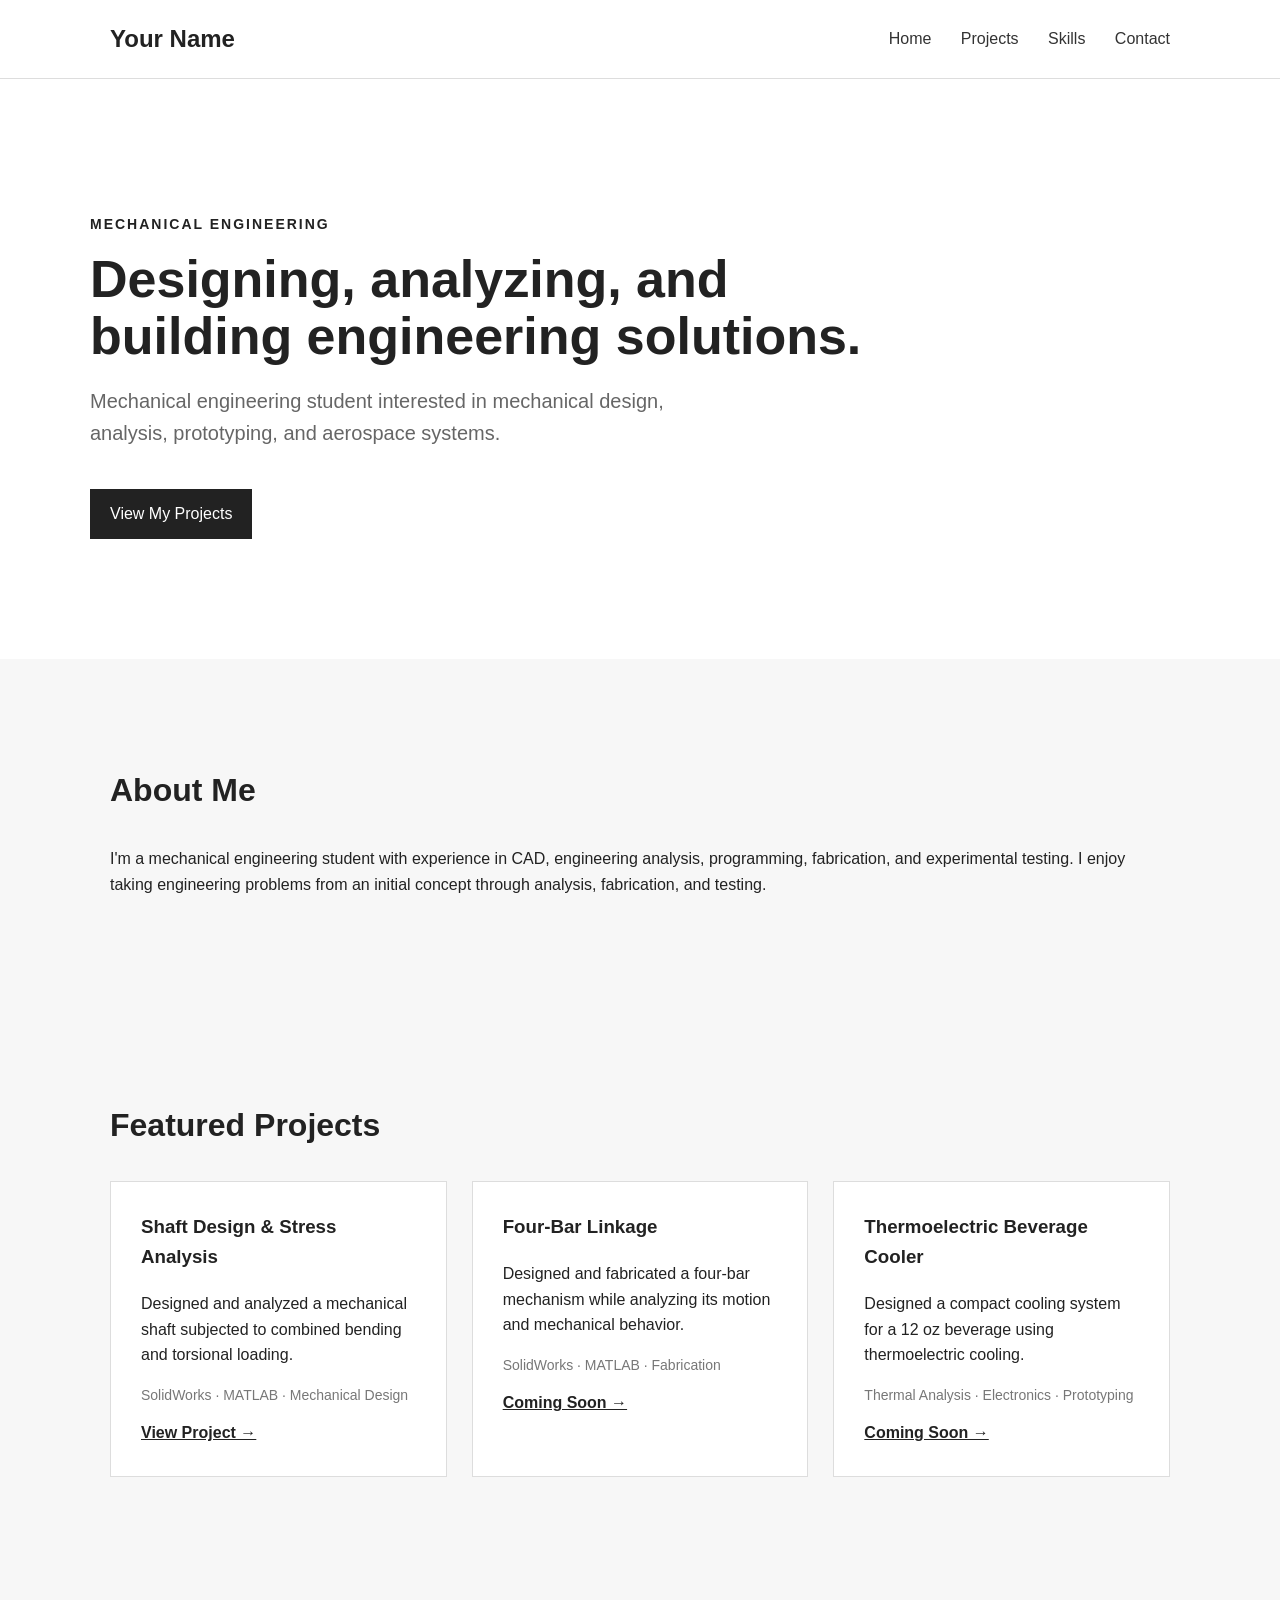
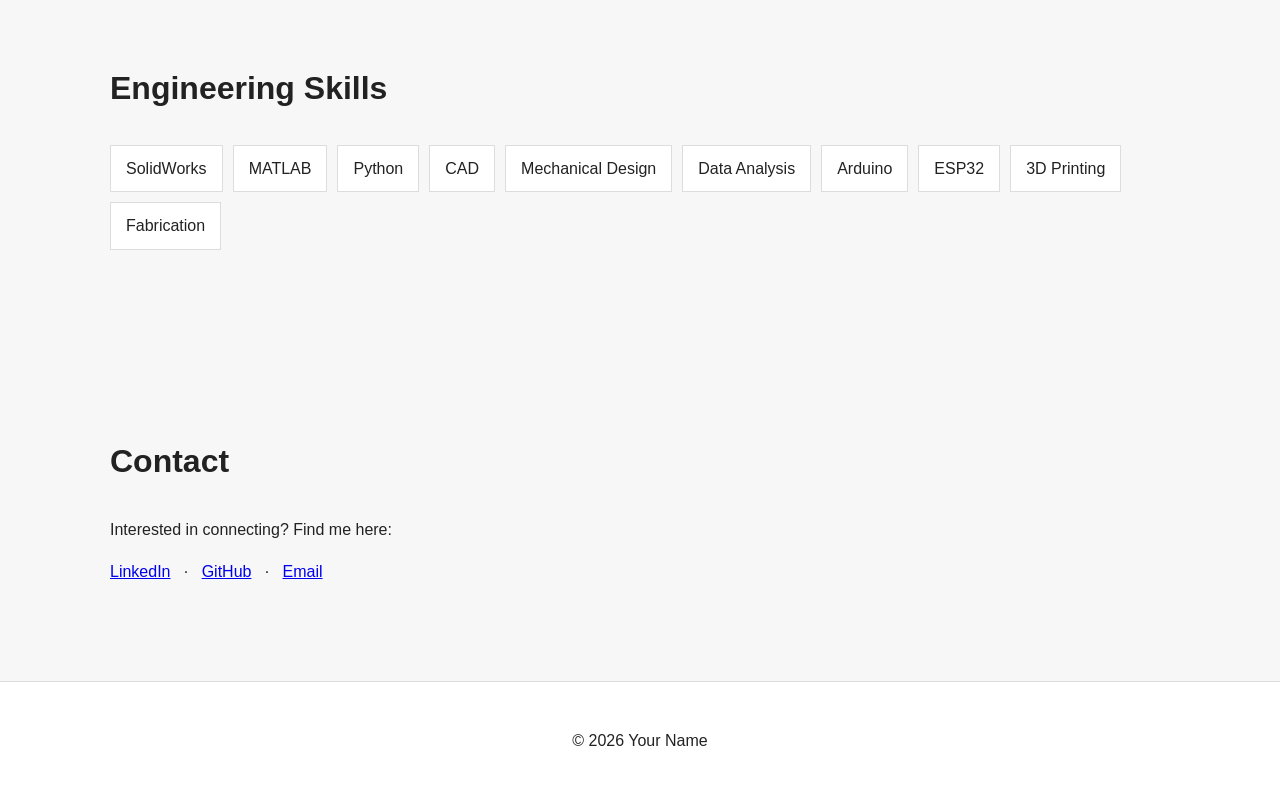
<file: index.html>
<!DOCTYPE html>
<html lang="en">
<head>
    <meta charset="UTF-8">
    <meta name="viewport" content="width=device-width, initial-scale=1.0">
    <title>Your Name | Mechanical Engineering Portfolio</title>
    <link rel="stylesheet" href="style.css">
</head>

<body>

<header>
    <nav>
        <h2>Your Name</h2>

        <div>
            <a href="index.html">Home</a>
            <a href="#projects">Projects</a>
            <a href="#skills">Skills</a>
            <a href="#contact">Contact</a>
        </div>
    </nav>
</header>


<main>

    <!-- HERO SECTION -->
    <section class="hero">

        <div>
            <p class="eyebrow">MECHANICAL ENGINEERING</p>

            <h1>Designing, analyzing, and building engineering solutions.</h1>

            <p class="intro">
                Mechanical engineering student interested in mechanical design,
                analysis, prototyping, and aerospace systems.
            </p>

            <a class="button" href="#projects">
                View My Projects
            </a>
        </div>

    </section>


    <!-- ABOUT -->
    <section class="section">

        <h2>About Me</h2>

        <p>
            I'm a mechanical engineering student with experience in CAD,
            engineering analysis, programming, fabrication, and experimental
            testing. I enjoy taking engineering problems from an initial
            concept through analysis, fabrication, and testing.
        </p>

    </section>


    <!-- PROJECTS -->
    <section class="section" id="projects">

        <h2>Featured Projects</h2>

        <div class="project-grid">

            <div class="project-card">

                <h3>Shaft Design & Stress Analysis</h3>

                <p>
                    Designed and analyzed a mechanical shaft subjected to
                    combined bending and torsional loading.
                </p>

                <p class="tools">
                    SolidWorks · MATLAB · Mechanical Design
                </p>

                <a href="project-shaft.html">
                    View Project →
                </a>

            </div>


            <div class="project-card">

                <h3>Four-Bar Linkage</h3>

                <p>
                    Designed and fabricated a four-bar mechanism while
                    analyzing its motion and mechanical behavior.
                </p>

                <p class="tools">
                    SolidWorks · MATLAB · Fabrication
                </p>

                <a href="#">
                    Coming Soon →
                </a>

            </div>


            <div class="project-card">

                <h3>Thermoelectric Beverage Cooler</h3>

                <p>
                    Designed a compact cooling system for a 12 oz beverage
                    using thermoelectric cooling.
                </p>

                <p class="tools">
                    Thermal Analysis · Electronics · Prototyping
                </p>

                <a href="#">
                    Coming Soon →
                </a>

            </div>

        </div>

    </section>


    <!-- SKILLS -->
    <section class="section" id="skills">

        <h2>Engineering Skills</h2>

        <div class="skills">

            <span>SolidWorks</span>
            <span>MATLAB</span>
            <span>Python</span>
            <span>CAD</span>
            <span>Mechanical Design</span>
            <span>Data Analysis</span>
            <span>Arduino</span>
            <span>ESP32</span>
            <span>3D Printing</span>
            <span>Fabrication</span>

        </div>

    </section>


    <!-- CONTACT -->
    <section class="section" id="contact">

        <h2>Contact</h2>

        <p>
            Interested in connecting? Find me here:
        </p>

        <p>
            <a href="YOUR-LINKEDIN-URL">LinkedIn</a>
            &nbsp; · &nbsp;
            <a href="YOUR-GITHUB-URL">GitHub</a>
            &nbsp; · &nbsp;
            <a href="mailto:YOUR-EMAIL">Email</a>
        </p>

    </section>

</main>


<footer>

    <p>© 2026 Your Name</p>

</footer>

</body>
</html>
</file>
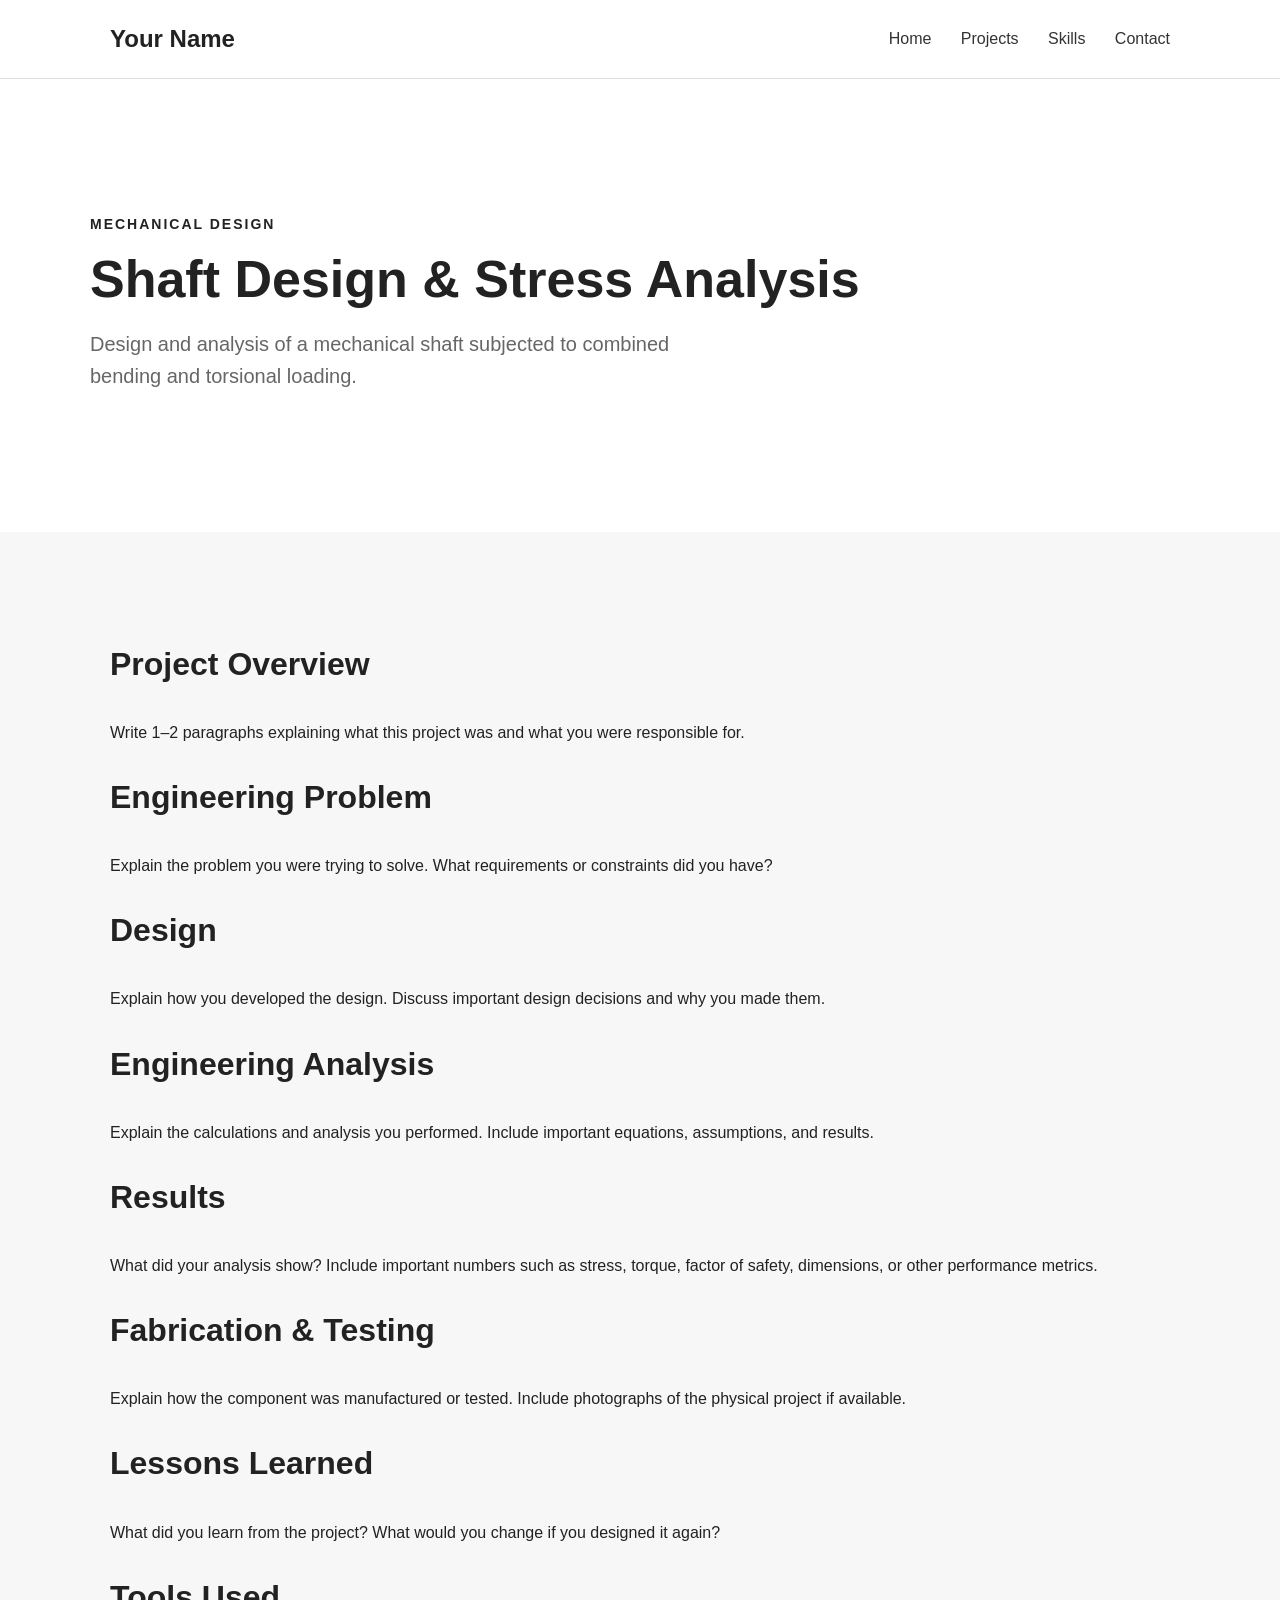
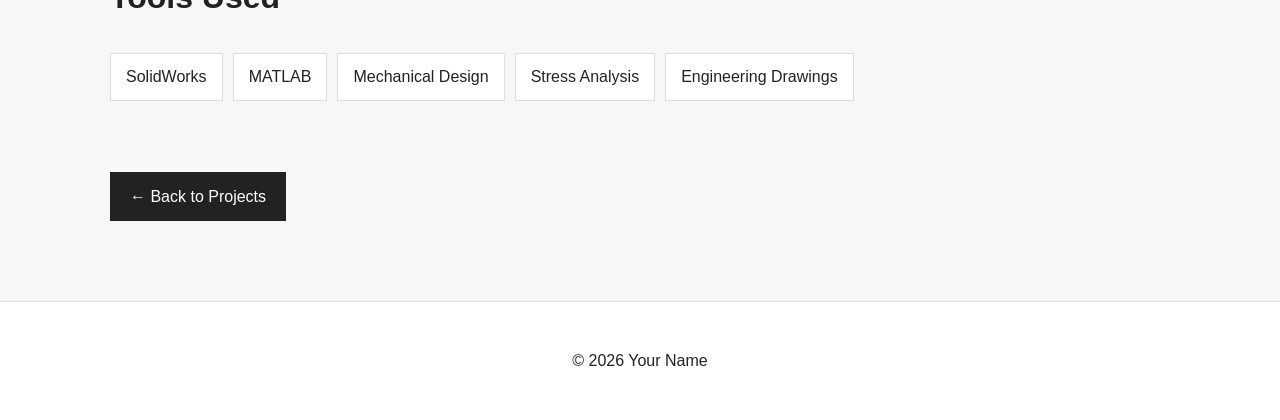
<file: project-shaft.html>
<!DOCTYPE html>
<html lang="en">

<head>

    <meta charset="UTF-8">
    <meta name="viewport" content="width=device-width, initial-scale=1.0">

    <title>Shaft Design | Your Name</title>

    <link rel="stylesheet" href="style.css">

</head>


<body>


<header>

    <nav>

        <h2>Your Name</h2>

        <div>

            <a href="index.html">Home</a>
            <a href="index.html#projects">Projects</a>
            <a href="index.html#skills">Skills</a>
            <a href="index.html#contact">Contact</a>

        </div>

    </nav>

</header>


<main>


<section class="hero">

    <div>

        <p class="eyebrow">
            MECHANICAL DESIGN
        </p>

        <h1>
            Shaft Design & Stress Analysis
        </h1>

        <p class="intro">
            Design and analysis of a mechanical shaft subjected to
            combined bending and torsional loading.
        </p>

    </div>

</section>


<section class="section">

    <h2>Project Overview</h2>

    <p>
        Write 1–2 paragraphs explaining what this project was and
        what you were responsible for.
    </p>


    <h2>Engineering Problem</h2>

    <p>
        Explain the problem you were trying to solve.
        What requirements or constraints did you have?
    </p>


    <h2>Design</h2>

    <p>
        Explain how you developed the design.
        Discuss important design decisions and why you made them.
    </p>

    <!-- Put your CAD image here later -->



    <h2>Engineering Analysis</h2>

    <p>
        Explain the calculations and analysis you performed.
        Include important equations, assumptions, and results.
    </p>


    <h2>Results</h2>

    <p>
        What did your analysis show?
        Include important numbers such as stress, torque,
        factor of safety, dimensions, or other performance metrics.
    </p>


    <h2>Fabrication & Testing</h2>

    <p>
        Explain how the component was manufactured or tested.
        Include photographs of the physical project if available.
    </p>


    <h2>Lessons Learned</h2>

    <p>
        What did you learn from the project?
        What would you change if you designed it again?
    </p>


    <h2>Tools Used</h2>

    <div class="skills">

        <span>SolidWorks</span>
        <span>MATLAB</span>
        <span>Mechanical Design</span>
        <span>Stress Analysis</span>
        <span>Engineering Drawings</span>

    </div>


    <br><br>

    <a class="button" href="index.html">
        ← Back to Projects
    </a>

</section>


</main>


<footer>

    <p>© 2026 Your Name</p>

</footer>


</body>

</html>
</file>
<file: style.css>
* {
    box-sizing: border-box;
}

body {
    margin: 0;
    font-family: Arial, Helvetica, sans-serif;
    color: #222;
    background: #f7f7f7;
    line-height: 1.6;
}

header {
    background: white;
    border-bottom: 1px solid #ddd;
}

nav {
    max-width: 1100px;
    margin: auto;
    padding: 20px;
    display: flex;
    justify-content: space-between;
    align-items: center;
}

nav h2 {
    margin: 0;
}

nav a {
    margin-left: 25px;
    text-decoration: none;
    color: #333;
}

nav a:hover {
    text-decoration: underline;
}

.hero {
    background: white;
    padding: 120px 20px;
}

.hero > div {
    max-width: 1100px;
    margin: auto;
}

.eyebrow {
    font-size: 14px;
    font-weight: bold;
    letter-spacing: 2px;
}

h1 {
    font-size: 52px;
    line-height: 1.1;
    max-width: 800px;
    margin: 15px 0;
}

.intro {
    font-size: 20px;
    max-width: 650px;
    color: #666;
}

.button {
    display: inline-block;
    margin-top: 20px;
    padding: 12px 20px;
    background: #222;
    color: white;
    text-decoration: none;
}

.section {
    max-width: 1100px;
    margin: auto;
    padding: 80px 20px;
}

.section h2 {
    font-size: 32px;
    margin-bottom: 30px;
}

.project-grid {
    display: grid;
    grid-template-columns: repeat(3, 1fr);
    gap: 25px;
}

.project-card {
    background: white;
    padding: 30px;
    border: 1px solid #ddd;
}

.project-card h3 {
    margin-top: 0;
}

.project-card a {
    color: #222;
    font-weight: bold;
}

.tools {
    font-size: 14px;
    color: #777;
}

.skills {
    display: flex;
    flex-wrap: wrap;
    gap: 10px;
}

.skills span {
    background: white;
    border: 1px solid #ddd;
    padding: 10px 15px;
}

footer {
    text-align: center;
    padding: 30px;
    background: white;
    border-top: 1px solid #ddd;
}

@media (max-width: 800px) {

    .project-grid {
        grid-template-columns: 1fr;
    }

    h1 {
        font-size: 40px;
    }

    nav {
        flex-direction: column;
        gap: 15px;
    }

}
</file>
